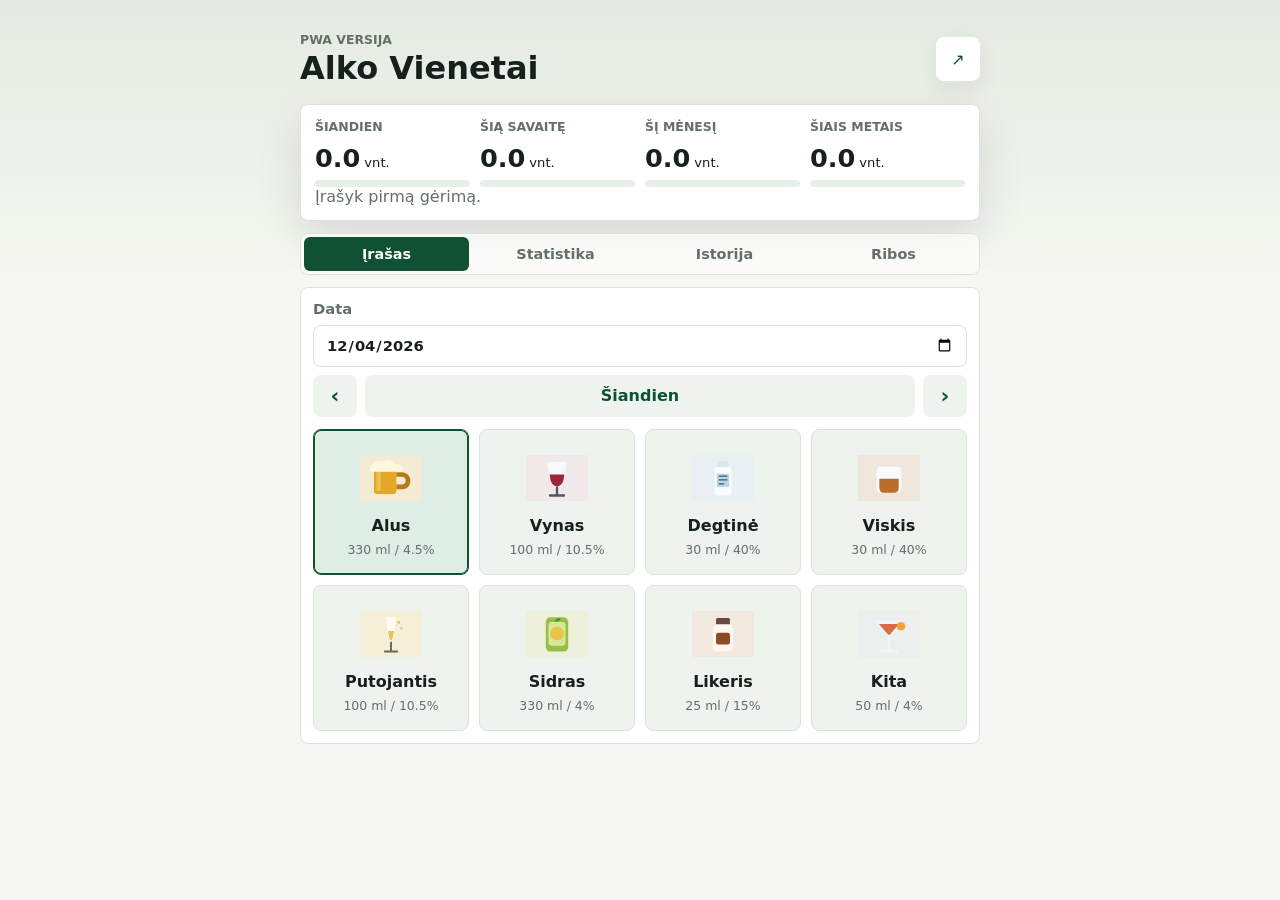
<file: index.html>
<!doctype html>
<html lang="lt">
<head>
  <meta charset="utf-8">
  <meta name="viewport" content="width=device-width, initial-scale=1, viewport-fit=cover">
  <meta name="format-detection" content="telephone=no">
  <title>Alko Vienetai</title>
  <meta name="description" content="Alkoholio vienetų skaičiuoklė ir vartojimo statistika.">
  <meta name="theme-color" content="#0f5132">
  <meta name="application-name" content="Alko Vienetai">
  <meta name="mobile-web-app-capable" content="yes">
  <meta name="apple-mobile-web-app-capable" content="yes">
  <meta name="apple-mobile-web-app-title" content="Vienetai">
  <meta name="apple-mobile-web-app-status-bar-style" content="default">
  <link rel="manifest" href="manifest.webmanifest">
  <link rel="apple-touch-icon" href="assets/app-icon-192.png">
  <link rel="stylesheet" href="styles.css">
</head>

<body>
  <div class="app-shell">
    <header class="topbar">
      <div>
        <p class="eyebrow">PWA versija</p>
        <h1>Alko Vienetai</h1>
      </div>

      <button class="icon-button" id="shareButton" type="button" aria-label="Dalintis">
        ↗
      </button>
    </header>

    <main>
      <section class="hero-panel" aria-labelledby="todayTitle">
        <div class="hero-summary">
          <div class="hero-stat-card">
            <p class="panel-label" id="todayTitle">Šiandien</p>
            <div class="hero-stat-value">
              <strong id="todayUnits">0.0</strong>
              <span>vnt.</span>
            </div>
            <div class="mini-risk-meter" aria-hidden="true">
              <div id="todayRiskFill"></div>
            </div>
          </div>
          <div class="hero-stat-card">
            <p class="panel-label">Šią savaitę</p>
            <div class="hero-stat-value">
              <strong id="weekUnits">0.0</strong>
              <span>vnt.</span>
            </div>
            <div class="mini-risk-meter" aria-hidden="true">
              <div id="weekRiskFill"></div>
            </div>
          </div>
          <div class="hero-stat-card">
            <p class="panel-label">Šį mėnesį</p>
            <div class="hero-stat-value">
              <strong id="monthUnits">0.0</strong>
              <span>vnt.</span>
            </div>
            <div class="mini-risk-meter" aria-hidden="true">
              <div id="monthRiskFill"></div>
            </div>
          </div>
          <div class="hero-stat-card">
            <p class="panel-label">Šiais metais</p>
            <div class="hero-stat-value">
              <strong id="yearUnits">0.0</strong>
              <span>vnt.</span>
            </div>
            <div class="mini-risk-meter" aria-hidden="true">
              <div id="yearRiskFill"></div>
            </div>
          </div>
        </div>

        <p id="riskText" class="muted">Įrašyk pirmą gėrimą.</p>
      </section>

      <nav class="tabs" aria-label="Programėlės skiltys">
        <button class="tab active" type="button" data-tab="log" aria-controls="logScreen">Įrašas</button>
        <button class="tab" type="button" data-tab="stats" aria-controls="statsScreen">Statistika</button>
        <button class="tab" type="button" data-tab="history" aria-controls="historyScreen">Istorija</button>
        <button class="tab" type="button" data-tab="settings" aria-controls="settingsScreen">Ribos</button>
      </nav>

      <section class="screen active" id="logScreen">
        <form id="drinkForm" class="form-panel">
          <div class="date-panel">
            <label>
              Data
              <input type="date" id="dateInput" required>
            </label>
            <div class="date-actions">
              <button class="secondary-button icon-step" type="button" id="prevDateButton" aria-label="Ankstesnė diena">‹</button>
              <button class="secondary-button" type="button" id="todayDateButton">Šiandien</button>
              <button class="secondary-button icon-step" type="button" id="nextDateButton" aria-label="Kita diena">›</button>
            </div>
          </div>

          <div class="drink-grid" id="drinkGrid" aria-label="Gėrimų pasirinkimas"></div>

          <dialog class="drink-dialog" id="drinkDialog" aria-labelledby="selectedDrinkName">
            <section class="drink-detail-panel" id="drinkDetailPanel" aria-live="polite">
              <div class="dialog-header">
                <div class="selected-drink">
              <img id="selectedDrinkImage" alt="">
              <div>
                <p class="panel-label">Pasirinktas gėrimas</p>
                <h2 id="selectedDrinkName">Alus</h2>
              </div>
                </div>
                <button class="dialog-close" id="closeDrinkDialog" type="button" aria-label="Uzdaryti">x</button>
              </div>

            <div class="option-group">
              <div class="option-heading">
                <strong>Porcija</strong>
                <span>Kiek išgerta?</span>
              </div>
              <div class="option-grid" id="portionOptions"></div>
            </div>

            <div class="option-group">
              <div class="option-heading">
                <strong>Stiprumas</strong>
                <span>ABV %</span>
              </div>
              <div class="option-grid" id="strengthOptions"></div>
            </div>

            <div class="split">
              <label>
                Kiekis (ml)
                <input type="number" id="amountInput" min="1" step="1" inputmode="numeric" required>
              </label>

              <label>
                ABV %
                <input type="number" id="abvInput" min="0" max="96" step="0.1" inputmode="decimal" required>
              </label>
            </div>

            <div class="calculation-preview" aria-live="polite">
              <span id="previewText">Pasirink gėrimą</span>
              <strong id="previewUnits">0.0 vnt.</strong>
            </div>

            <button type="submit" class="primary-button">Pridėti įrašą</button>
            </section>
          </dialog>
        </form>
      </section>

      <section class="screen" id="statsScreen" hidden>
        <div class="stats-panel">
          <div class="stats-heading">
            <div>
              <h2>Statistika</h2>
              <p class="muted small" id="statsPeriodRange">Ši savaitė</p>
            </div>
          </div>

          <div class="stats-period-tabs" aria-label="Statistikos laikotarpis">
            <button class="stats-period-button active" type="button" data-stats-period="week" aria-pressed="true">Savaitė</button>
            <button class="stats-period-button" type="button" data-stats-period="month" aria-pressed="false">Mėnuo</button>
            <button class="stats-period-button" type="button" data-stats-period="year" aria-pressed="false">Metai</button>
          </div>

          <div class="date-actions stats-date-actions">
            <button class="secondary-button icon-step" type="button" id="statsPrevButton" aria-label="Ankstesnis laikotarpis">‹</button>
            <button class="secondary-button" type="button" id="statsCurrentButton">Dabar</button>
            <button class="secondary-button icon-step" type="button" id="statsNextButton" aria-label="Kitas laikotarpis">›</button>
          </div>
        </div>

        <div class="summary-grid">
          <div>
            <span id="periodUnitsLabel">Savaitės vienetai</span>
            <strong id="periodUnits">0.0</strong>
          </div>
          <div>
            <span>Gryno alkoholio</span>
            <strong id="periodGrams">0 g</strong>
          </div>
          <div>
            <span>Dienos su įrašais</span>
            <strong id="periodDays">0</strong>
          </div>
        </div>

        <div class="breakdown" id="drinkBreakdown"></div>
      </section>

      <section class="screen" id="historyScreen" hidden>
        <div class="section-header">
          <h2>Istorija</h2>
          <button class="secondary-button" id="clearHistoryButton" type="button">Išvalyti</button>
        </div>
        <div id="historyList"></div>
      </section>

      <section class="screen" id="settingsScreen" hidden>
        <div class="form-panel">
          <label>
            Dienos riba, vnt.
            <input type="number" id="dailyLimitInput" min="0.1" step="0.1" inputmode="decimal">
          </label>

          <label>
            Savaitės riba, vnt.
            <input type="number" id="weeklyLimitInput" min="0.1" step="0.1" inputmode="decimal">
          </label>

          <label>
            Mėnesio riba, vnt.
            <input type="number" id="monthlyLimitInput" min="0.1" step="0.1" inputmode="decimal">
          </label>

          <label>
            Metų riba, vnt.
            <input type="number" id="yearlyLimitInput" min="0.1" step="0.1" inputmode="decimal">
          </label>

          <button type="button" id="saveSettingsButton" class="primary-button">Išsaugoti</button>
          <p class="muted small">Ribos naudojamos tik tavo įrašų palyginimui šiame įrenginyje.</p>

          <div class="data-tools">
            <h2>Duomenys</h2>
            <div class="data-actions">
              <button type="button" id="exportDataButton" class="secondary-button">Eksportuoti</button>
              <label class="secondary-button file-button">
                Importuoti
                <input type="file" id="importDataInput" accept="application/json,.json">
              </label>
            </div>
            <details class="backup-details">
              <summary>Tekstinė kopija</summary>
              <label>
                Eksportas
                <textarea id="backupText" readonly rows="4"></textarea>
              </label>
              <label>
                Importas
                <textarea id="importTextInput" rows="4"></textarea>
              </label>
              <button type="button" id="importTextButton" class="secondary-button">Importuoti tekstą</button>
            </details>
            <p id="dataStatus" class="muted small" aria-live="polite"></p>
          </div>
        </div>
      </section>
    </main>
  </div>

  <template id="drinkCardTemplate">
    <button class="drink-card" type="button">
      <img alt="">
      <span></span>
      <small></small>
    </button>
  </template>

  <script src="app.js" defer></script>
</body>
</html>
</file>
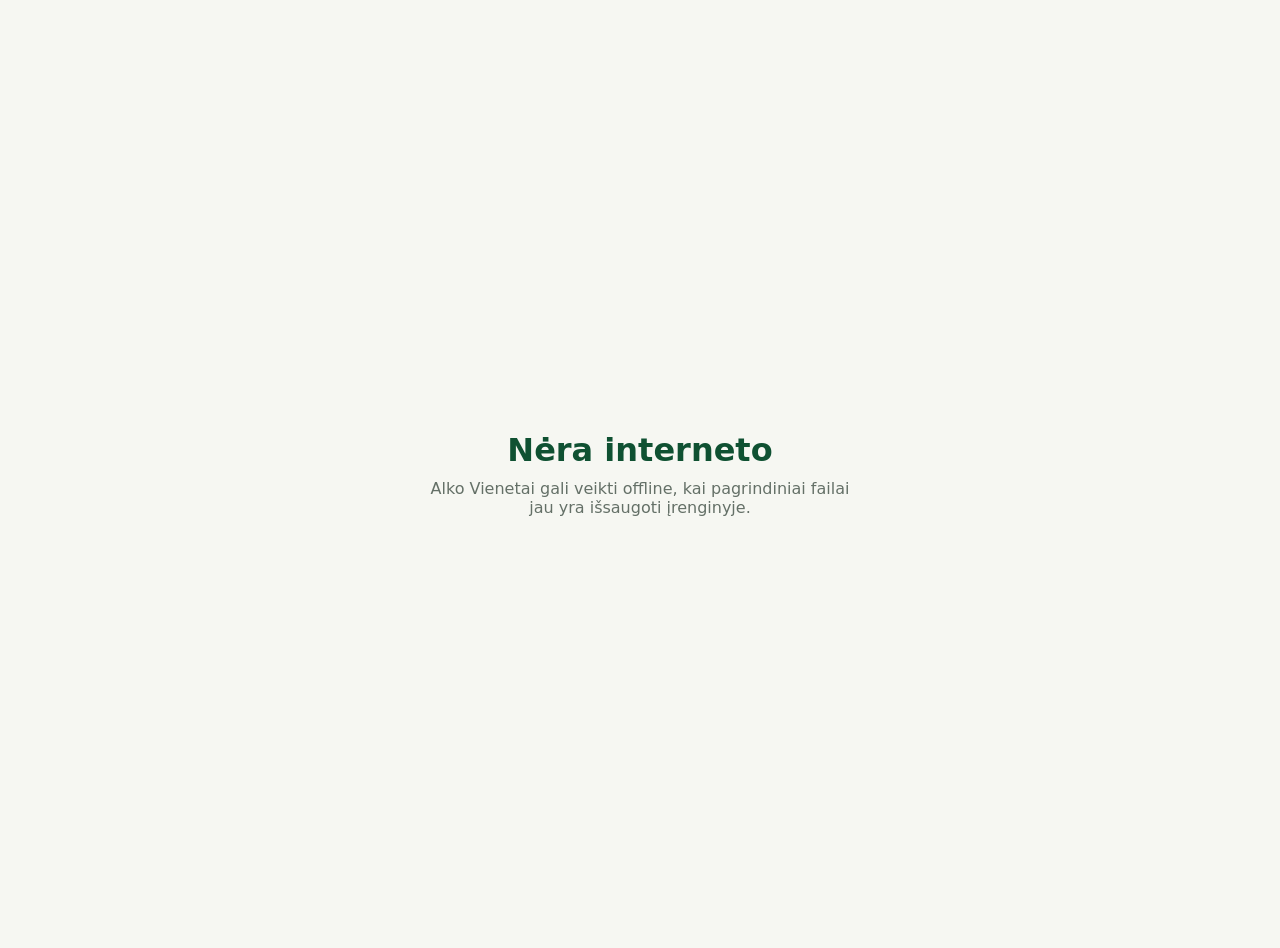
<file: offline.html>
<!doctype html>
<html lang="lt">
<head>
  <meta charset="utf-8">
  <meta name="viewport" content="width=device-width, initial-scale=1">
  <title>Nėra interneto · Alko Vienetai</title>
  <meta name="theme-color" content="#0f5132">
  <style>
    body {
      min-height: 100vh;
      margin: 0;
      display: grid;
      place-items: center;
      padding: 24px;
      font-family: system-ui, -apple-system, BlinkMacSystemFont, "Segoe UI", sans-serif;
      color: #17211c;
      background: #f6f7f2;
      text-align: center;
    }

    main {
      max-width: 420px;
    }

    h1 {
      margin: 0 0 10px;
      color: #0f5132;
    }

    p {
      margin: 0;
      color: #647067;
    }
  </style>
</head>
<body>
  <main>
    <h1>Nėra interneto</h1>
    <p>Alko Vienetai gali veikti offline, kai pagrindiniai failai jau yra išsaugoti įrenginyje.</p>
  </main>
</body>
</html>
</file>
<file: styles.css>
:root {
  color-scheme: light;
  --bg: #f6f7f2;
  --surface: #ffffff;
  --surface-soft: #eef4ed;
  --text: #17211c;
  --muted: #647067;
  --line: #dbe4dc;
  --accent: #0f5132;
  --accent-strong: #0a3f27;
  --warning: #c77d1a;
  --danger: #b42318;
  --shadow: 0 18px 45px rgba(23, 33, 28, 0.12);
  --viewport-height: 100dvh;
  --dialog-top-gap: 16px;
  --dialog-bottom-gap: 16px;
}

* {
  box-sizing: border-box;
}

html {
  min-height: 100%;
  background: var(--bg);
}

body {
  min-height: 100%;
  margin: 0;
  font-family: Inter, ui-sans-serif, system-ui, -apple-system, BlinkMacSystemFont, "Segoe UI", sans-serif;
  color: var(--text);
  background:
    linear-gradient(180deg, rgba(15, 81, 50, 0.08), rgba(246, 247, 242, 0) 280px),
    var(--bg);
}

button,
input {
  font: inherit;
}

button {
  cursor: pointer;
}

.app-shell {
  width: min(100%, 720px);
  margin: 0 auto;
  padding: 20px;
}

.topbar {
  display: flex;
  align-items: center;
  justify-content: space-between;
  gap: 16px;
  padding: 12px 0 18px;
}

.eyebrow,
.panel-label {
  margin: 0 0 4px;
  color: var(--muted);
  font-size: 0.78rem;
  font-weight: 700;
  letter-spacing: 0;
  text-transform: uppercase;
}

h1,
h2 {
  margin: 0;
  line-height: 1.1;
}

h1 {
  font-size: 2rem;
}

h2 {
  font-size: 1.25rem;
}

.icon-button,
.secondary-button,
.primary-button,
.tab,
.drink-card,
.option-chip,
.stats-period-button,
.dialog-close {
  border: 0;
}

.icon-button {
  display: grid;
  width: 44px;
  height: 44px;
  place-items: center;
  border-radius: 8px;
  color: var(--accent);
  background: var(--surface);
  box-shadow: 0 8px 24px rgba(23, 33, 28, 0.08);
}

.hero-panel,
.form-panel,
.drink-detail-panel,
.stats-panel,
.summary-grid > div,
.history-item,
.breakdown-row {
  border: 1px solid var(--line);
  border-radius: 8px;
  background: var(--surface);
}

.hero-panel {
  padding: 14px;
  box-shadow: var(--shadow);
}

.hero-summary {
  display: grid;
  grid-template-columns: repeat(4, minmax(0, 1fr));
  gap: 10px;
}

.hero-stat-card {
  min-width: 0;
  display: grid;
  gap: 8px;
}

.hero-stat-value {
  display: flex;
  align-items: baseline;
  gap: 4px;
  min-width: 0;
}

.hero-summary strong {
  display: block;
  font-size: 1.6rem;
  line-height: 1;
}

.hero-stat-value span {
  color: var(--text);
  font-size: 0.82rem;
  white-space: nowrap;
}

.mini-risk-meter {
  height: 7px;
  overflow: hidden;
  border-radius: 999px;
  background: #e8eee8;
}

.mini-risk-meter > div {
  width: 0%;
  height: 100%;
  border-radius: inherit;
  background: var(--accent);
  transition: width 180ms ease, background-color 180ms ease;
}

.muted {
  margin: 0;
  color: var(--muted);
}

.small {
  font-size: 0.9rem;
}

.tabs {
  display: grid;
  grid-template-columns: repeat(4, minmax(0, 1fr));
  gap: 4px;
  margin: 12px 0;
  padding: 3px;
  border: 1px solid var(--line);
  border-radius: 8px;
  background: rgba(255, 255, 255, 0.68);
}

.tab {
  min-width: 0;
  min-height: 34px;
  border-radius: 6px;
  padding: 0 4px;
  color: var(--muted);
  background: transparent;
  font-size: 0.9rem;
  font-weight: 700;
}

.tab.active {
  color: #fff;
  background: var(--accent);
}

.screen {
  display: none;
}

.screen.active {
  display: block;
}

.form-panel {
  display: grid;
  gap: 12px;
  padding: 12px;
}

label {
  display: grid;
  gap: 8px;
  color: var(--muted);
  font-size: 0.92rem;
  font-weight: 700;
}

input {
  width: 100%;
  min-height: 42px;
  border: 1px solid var(--line);
  border-radius: 8px;
  padding: 10px 12px;
  color: var(--text);
  background: #fff;
}

input:focus,
button:focus-visible {
  outline: 3px solid rgba(15, 81, 50, 0.24);
  outline-offset: 2px;
}

.date-panel {
  display: grid;
  gap: 8px;
}

.date-actions {
  display: grid;
  grid-template-columns: 44px 1fr 44px;
  gap: 8px;
}

.data-tools {
  display: grid;
  gap: 10px;
  padding-top: 12px;
  border-top: 1px solid var(--line);
}

.data-actions {
  display: grid;
  grid-template-columns: repeat(2, minmax(0, 1fr));
  gap: 8px;
}

.file-button {
  position: relative;
  display: grid;
  place-items: center;
  overflow: hidden;
  text-align: center;
}

.file-button input {
  position: absolute;
  width: 1px;
  height: 1px;
  opacity: 0;
  pointer-events: none;
}

.backup-details {
  display: grid;
  gap: 10px;
}

.backup-details summary {
  color: var(--accent);
  font-weight: 800;
  cursor: pointer;
}

.backup-details label {
  margin-top: 10px;
}

.backup-details textarea {
  width: 100%;
  min-height: 96px;
  resize: vertical;
  border: 1px solid var(--line);
  border-radius: 8px;
  padding: 10px 12px;
  color: var(--text);
  background: #fff;
  font: inherit;
}

.icon-step {
  padding: 0;
  font-size: 1.35rem;
}

.drink-grid {
  display: grid;
  grid-template-columns: repeat(4, 1fr);
  gap: 10px;
}

.drink-card {
  display: grid;
  min-height: 146px;
  gap: 7px;
  align-content: center;
  justify-items: center;
  padding: 14px 8px;
  border: 1px solid var(--line);
  border-radius: 8px;
  color: var(--text);
  background: var(--surface-soft);
  transition: transform 120ms ease, border-color 120ms ease, background-color 120ms ease;
}

.drink-card:hover {
  transform: translateY(-1px);
}

.drink-card.active {
  border-color: var(--accent);
  background: #dfeee4;
  box-shadow: inset 0 0 0 1px var(--accent);
}

.drink-card img {
  width: 62px;
  height: 62px;
  object-fit: contain;
}

.drink-card span {
  font-weight: 800;
}

.drink-card small {
  color: var(--muted);
  font-size: 0.78rem;
}

.drink-dialog {
  position: fixed;
  top: var(--dialog-top-gap);
  right: auto;
  bottom: auto;
  left: 50%;
  transform: translateX(-50%);
  width: min(92vw, 520px);
  height: auto;
  max-height: calc(var(--viewport-height) - var(--dialog-top-gap) - var(--dialog-bottom-gap));
  margin: 0;
  border: 0;
  padding: 0;
  color: var(--text);
  background: transparent;
  overflow: hidden;
}

.drink-dialog::backdrop {
  background: rgba(23, 33, 28, 0.42);
  backdrop-filter: blur(2px);
}

.drink-detail-panel {
  display: grid;
  gap: 14px;
  max-height: calc(var(--viewport-height) - var(--dialog-top-gap) - var(--dialog-bottom-gap));
  overflow-y: auto;
  overscroll-behavior: contain;
  padding: 14px;
  box-shadow: var(--shadow);
}

.dialog-header {
  display: grid;
  grid-template-columns: 1fr 36px;
  gap: 10px;
  align-items: start;
}

.dialog-close {
  display: grid;
  width: 36px;
  height: 36px;
  place-items: center;
  border-radius: 8px;
  color: var(--muted);
  background: var(--surface-soft);
  font-size: 1.1rem;
  font-weight: 900;
}

.selected-drink {
  display: flex;
  align-items: center;
  gap: 12px;
  min-width: 0;
  padding: 10px;
  border-radius: 8px;
  background: var(--surface-soft);
}

.selected-drink img {
  width: 72px;
  height: 72px;
  object-fit: contain;
}

.option-group {
  display: grid;
  gap: 10px;
}

.option-heading {
  display: flex;
  align-items: baseline;
  justify-content: space-between;
  gap: 12px;
}

.option-heading span {
  color: var(--muted);
  font-size: 0.86rem;
}

.option-grid {
  display: grid;
  grid-template-columns: repeat(3, minmax(0, 1fr));
  gap: 8px;
}

.option-chip {
  min-height: 62px;
  display: grid;
  gap: 3px;
  align-content: center;
  border: 1px solid var(--line);
  border-radius: 8px;
  padding: 8px;
  color: var(--text);
  background: #fff;
}

.option-chip strong {
  font-size: 0.92rem;
}

.option-chip span {
  color: var(--muted);
  font-size: 0.82rem;
}

.option-chip.active {
  border-color: var(--accent);
  background: #e5f2e8;
  box-shadow: inset 0 0 0 1px var(--accent);
}

.split {
  display: grid;
  grid-template-columns: 1fr 1fr;
  gap: 12px;
}

.calculation-preview {
  display: flex;
  align-items: center;
  justify-content: space-between;
  gap: 12px;
  padding: 14px;
  border-radius: 8px;
  background: var(--surface-soft);
}

.primary-button,
.secondary-button {
  min-height: 42px;
  border-radius: 8px;
  padding: 0 16px;
  font-weight: 800;
}

.primary-button {
  color: #fff;
  background: var(--accent);
}

.drink-detail-panel > .primary-button {
  position: sticky;
  bottom: 0;
  z-index: 2;
  box-shadow: 0 -10px 18px rgba(255, 255, 255, 0.92);
}

.primary-button:hover {
  background: var(--accent-strong);
}

.secondary-button {
  color: var(--accent);
  background: var(--surface-soft);
}

.summary-grid {
  display: grid;
  grid-template-columns: repeat(3, 1fr);
  gap: 10px;
}

.stats-panel {
  display: grid;
  gap: 10px;
  margin-bottom: 12px;
  padding: 12px;
}

.stats-heading {
  display: flex;
  align-items: center;
  justify-content: space-between;
  gap: 12px;
}

.stats-period-tabs {
  display: grid;
  grid-template-columns: repeat(3, minmax(0, 1fr));
  gap: 6px;
}

.stats-period-button {
  min-height: 36px;
  border-radius: 8px;
  padding: 0 8px;
  color: var(--muted);
  background: var(--surface-soft);
  font-weight: 800;
}

.stats-period-button.active {
  color: #fff;
  background: var(--accent);
}

.stats-date-actions {
  grid-template-columns: 44px 1fr 44px;
}

.summary-grid > div {
  display: grid;
  gap: 6px;
  padding: 14px;
}

.summary-grid span {
  color: var(--muted);
  font-size: 0.82rem;
}

.summary-grid strong {
  font-size: 1.6rem;
}

.breakdown {
  display: grid;
  gap: 10px;
  margin-top: 14px;
}

.breakdown-row {
  display: grid;
  grid-template-columns: 1fr auto;
  gap: 8px;
  padding: 12px 14px;
}

.section-header {
  display: flex;
  align-items: center;
  justify-content: space-between;
  gap: 12px;
  margin-bottom: 12px;
}

#historyList {
  display: grid;
  gap: 10px;
}

.history-item {
  display: grid;
  grid-template-columns: 1fr auto;
  gap: 12px;
  align-items: center;
  padding: 12px 14px;
}

.history-item strong {
  display: block;
}

.history-item span {
  color: var(--muted);
  font-size: 0.9rem;
}

.empty-state {
  padding: 22px;
  border: 1px dashed var(--line);
  border-radius: 8px;
  color: var(--muted);
  text-align: center;
}

@media (max-width: 640px) {
  :root {
    --dialog-top-gap: max(48px, env(safe-area-inset-top));
    --dialog-bottom-gap: max(72px, env(safe-area-inset-bottom));
  }

  .app-shell {
    padding: 16px;
  }

  h1 {
    font-size: 1.7rem;
  }

  .hero-summary {
    grid-template-columns: repeat(2, minmax(0, 1fr));
  }

  .split,
  .summary-grid {
    grid-template-columns: 1fr;
  }

  .tabs {
    grid-template-columns: repeat(2, minmax(0, 1fr));
  }

  .drink-grid {
    grid-template-columns: repeat(2, 1fr);
  }
}

@media (max-width: 420px) {
  .tab {
    font-size: 0.82rem;
  }

  .drink-detail-panel {
    gap: 10px;
    padding: 12px;
  }

  .selected-drink {
    padding: 8px;
  }

  .selected-drink img {
    width: 54px;
    height: 54px;
  }

  .option-heading span {
    font-size: 0.8rem;
  }

  .option-grid {
    grid-template-columns: repeat(3, minmax(0, 1fr));
    gap: 6px;
  }

  .option-chip {
    min-height: 54px;
    padding: 6px 4px;
  }

  .option-chip strong {
    font-size: 0.78rem;
  }

  .option-chip span {
    font-size: 0.72rem;
  }

  .split {
    gap: 8px;
  }

  .calculation-preview {
    padding: 10px;
  }
}
</file>
